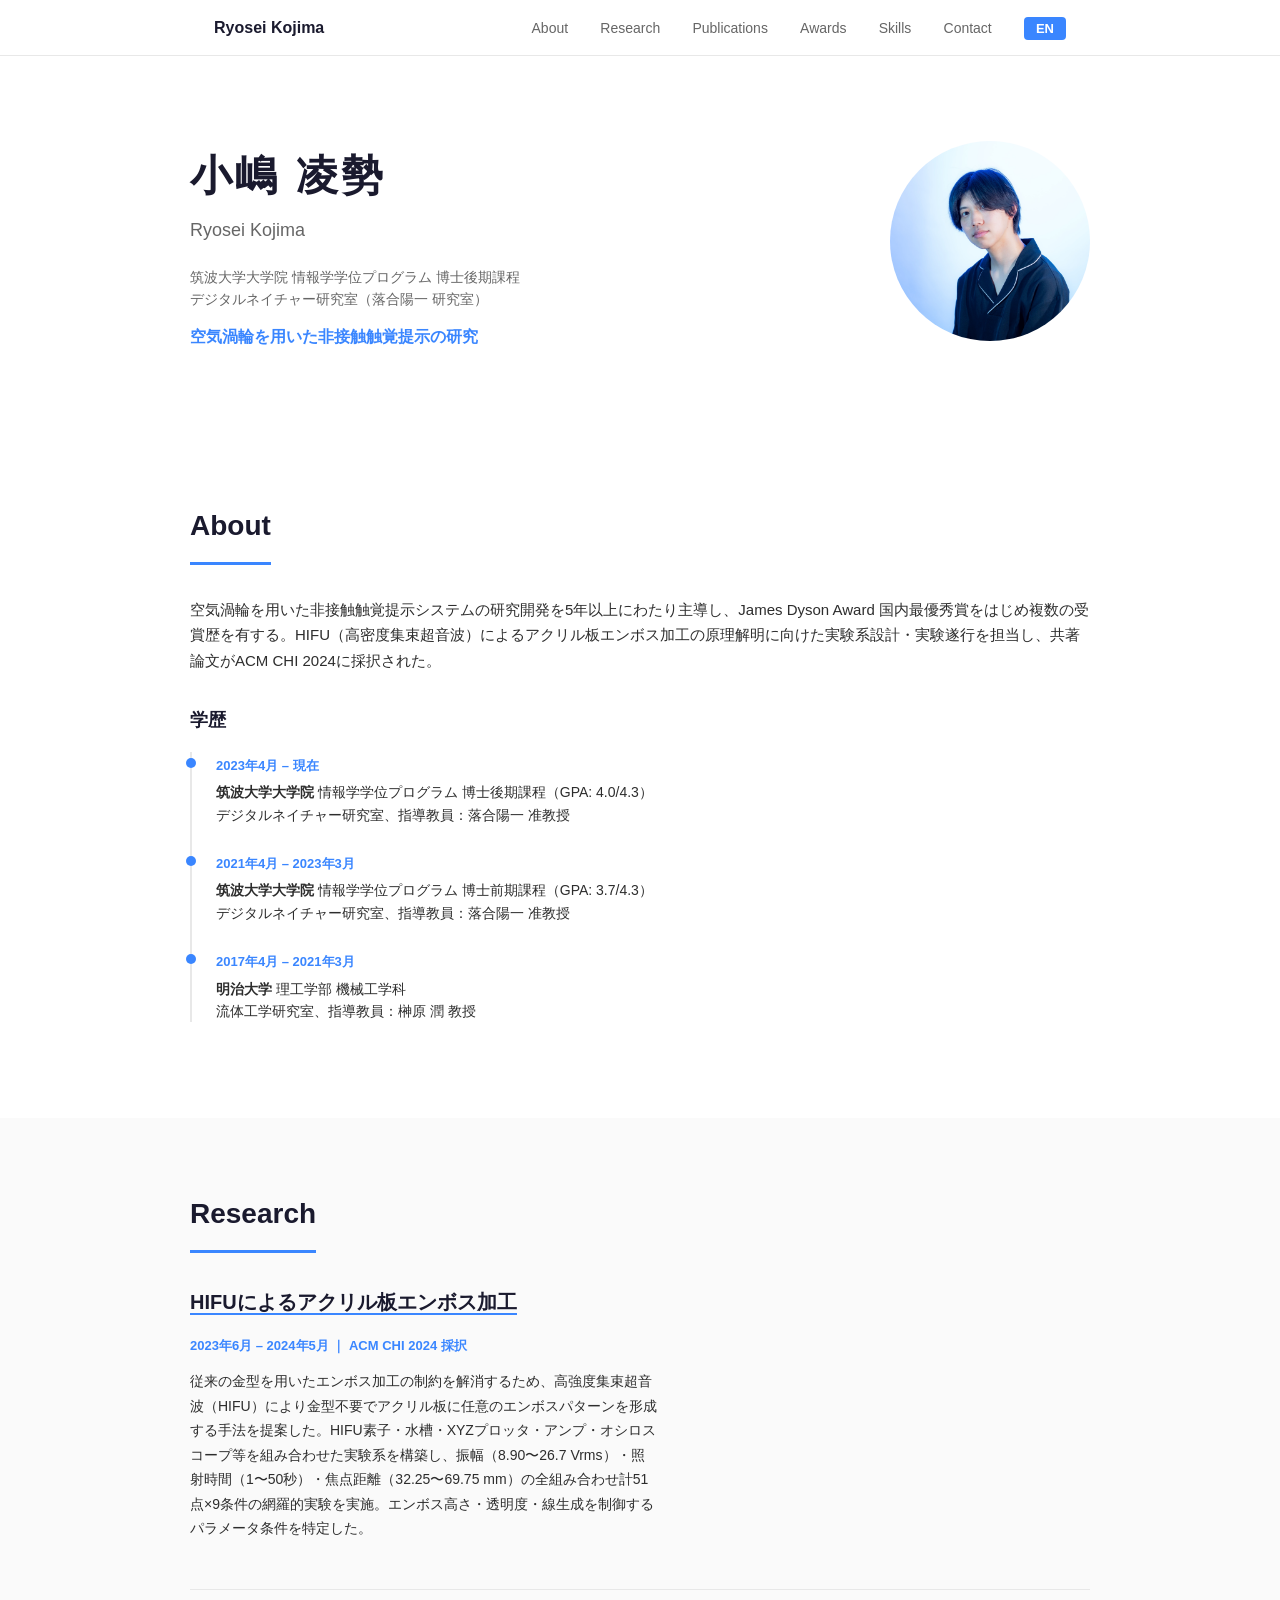
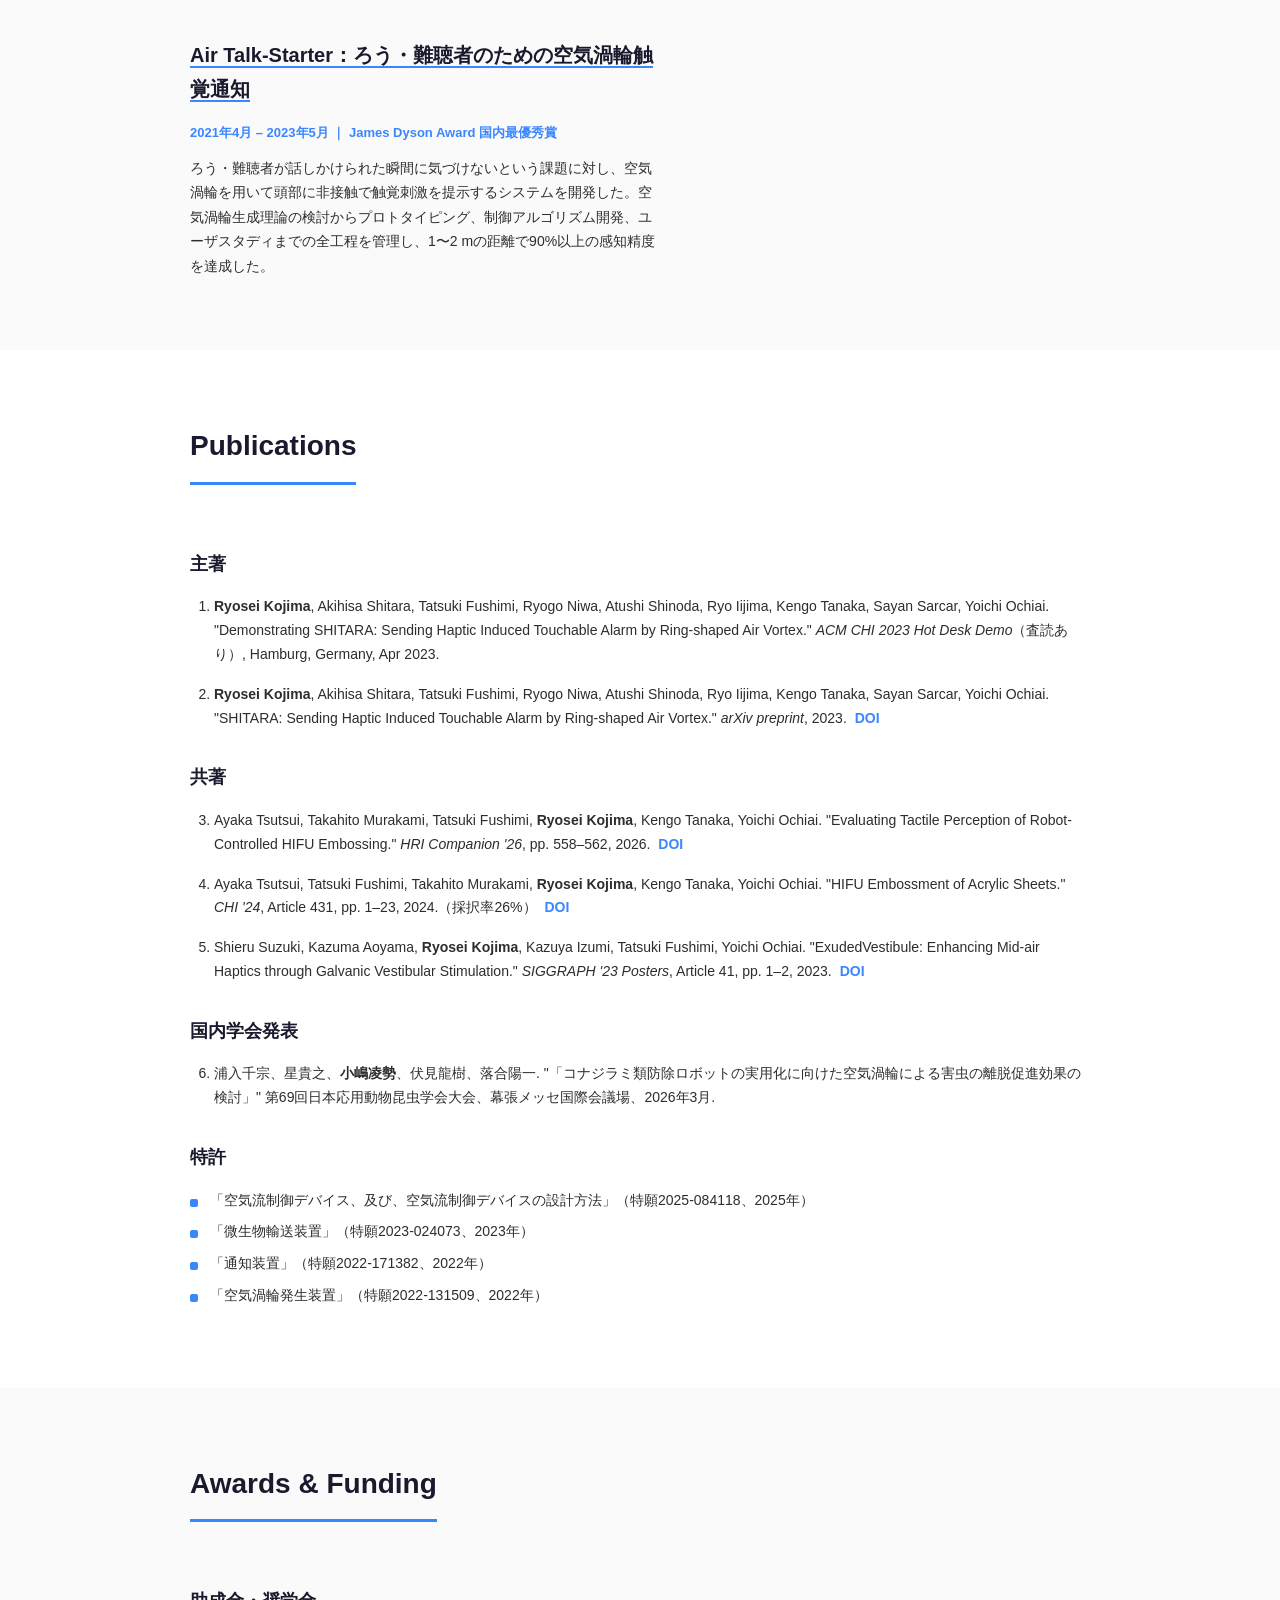
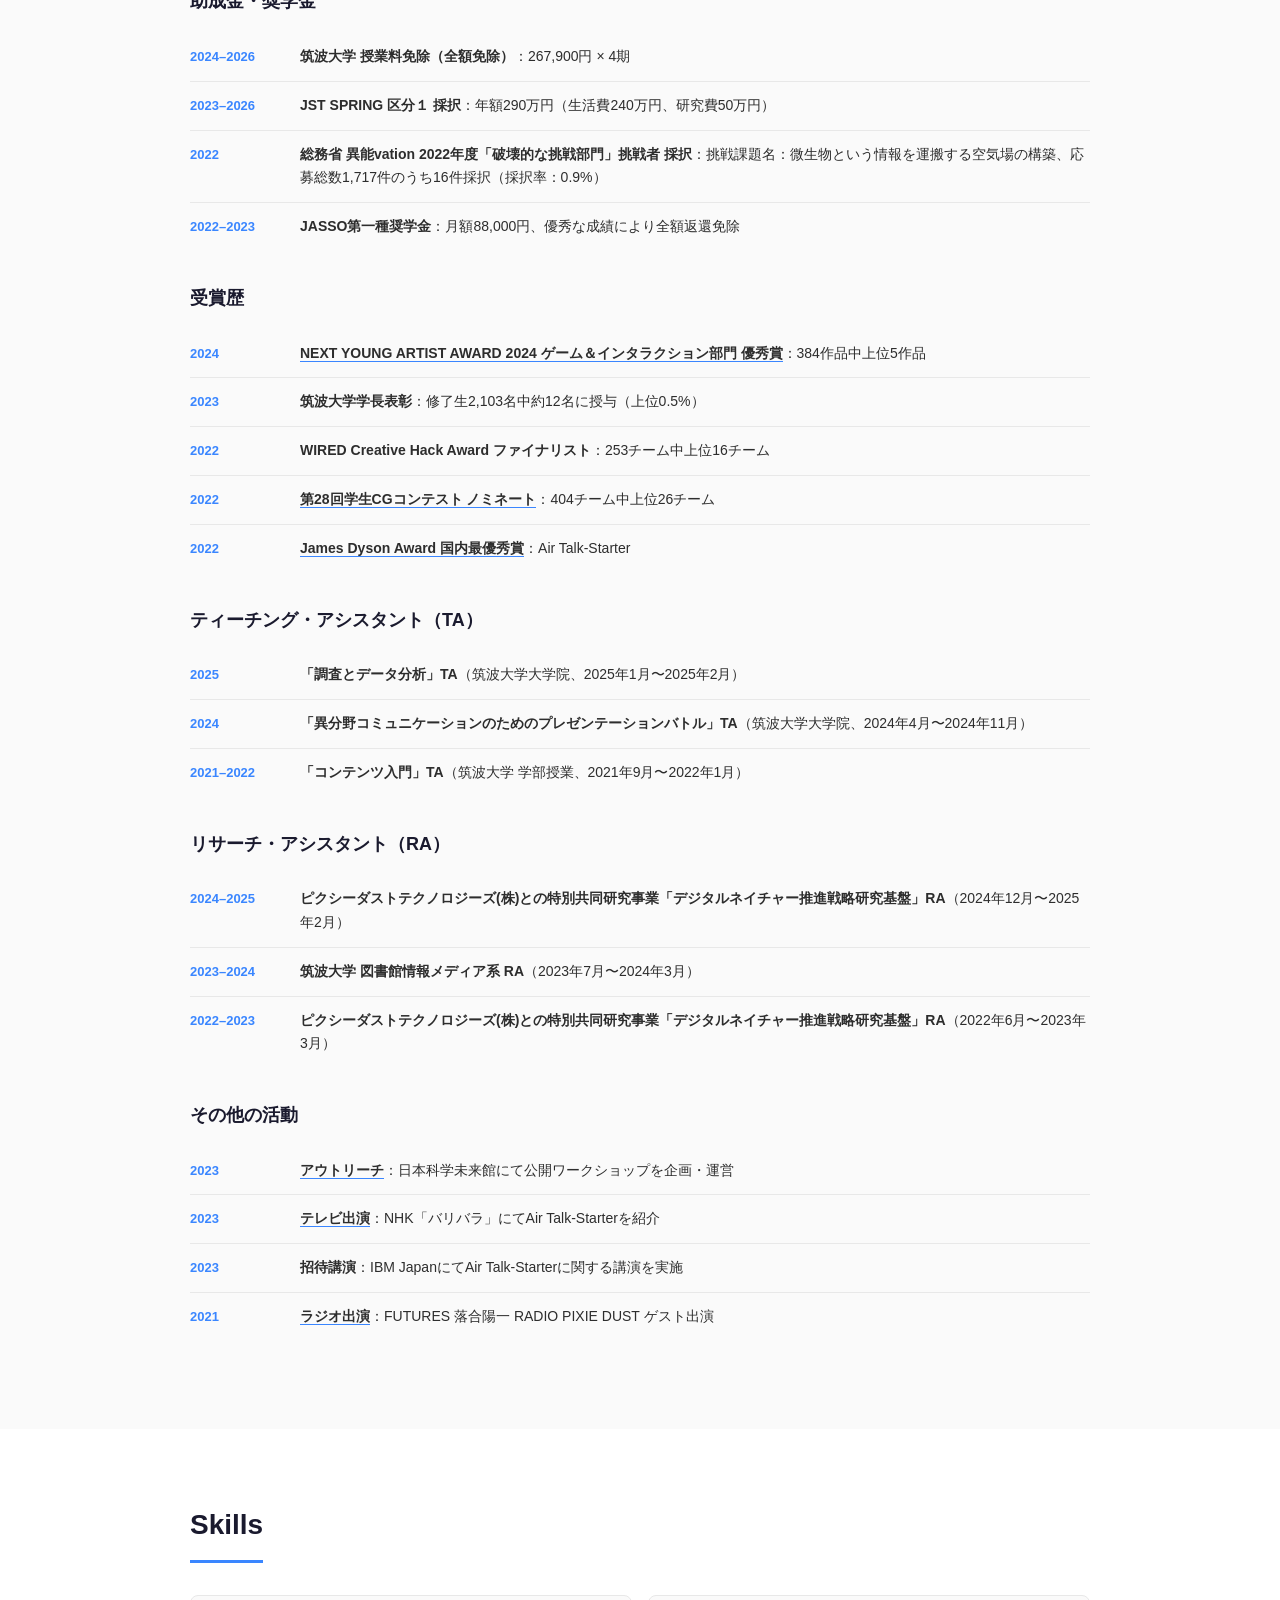
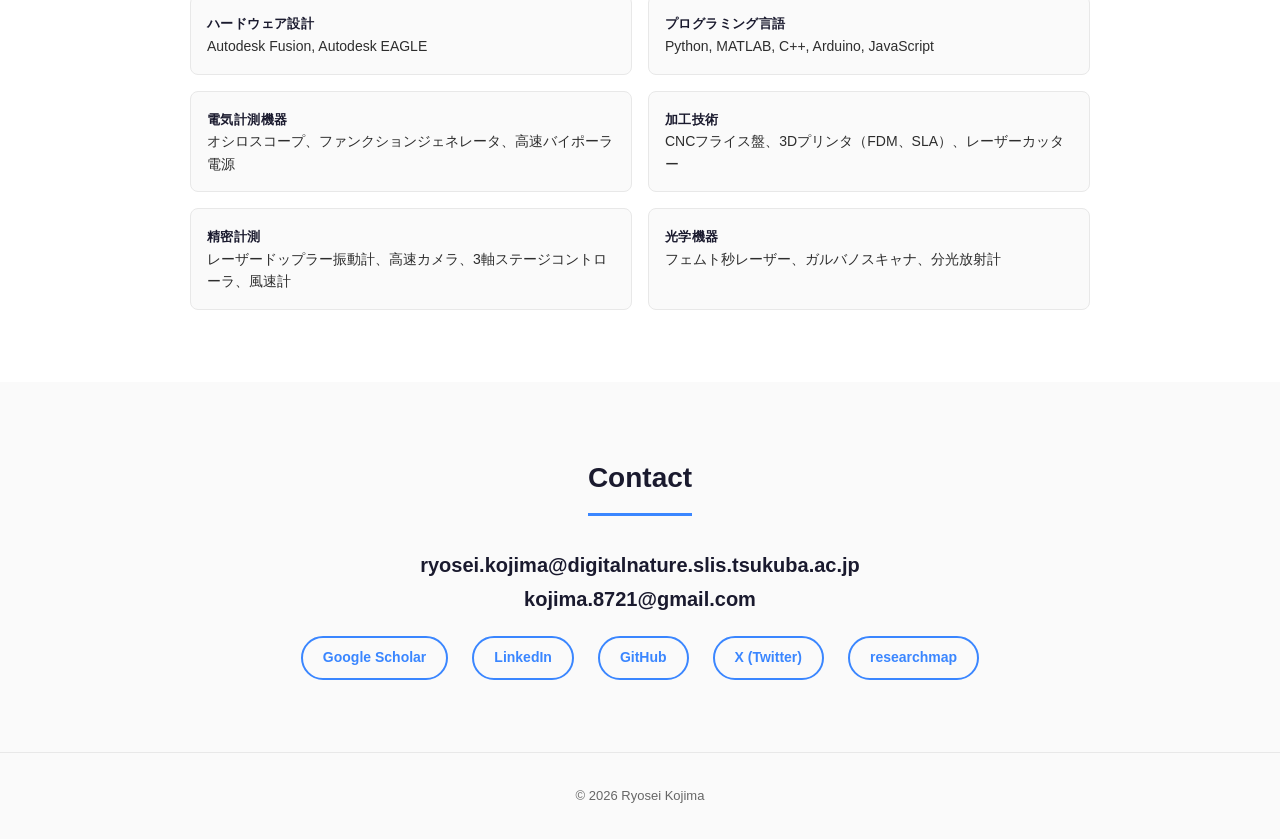
<file: index.html>
<!DOCTYPE html>
<html lang="ja">
<head>
    <meta charset="UTF-8">
    <meta name="viewport" content="width=device-width, initial-scale=1.0">
    <title>小嶋凌勢 | Ryosei Kojima</title>
    <link rel="icon" type="image/png" sizes="32x32" href="images/favicon-32x32.png">
    <link rel="icon" type="image/png" sizes="16x16" href="images/favicon-16x16.png">
    <link rel="apple-touch-icon" sizes="180x180" href="images/apple-touch-icon.png">
    <meta name="google-site-verification" content="CoIF8x__byUKqMQZeRmn90VtVzfde3Pv8VRZInxGdNc">
    <meta name="description" content="小嶋凌勢 - 筑波大学大学院 博士後期課程。空気渦輪を用いた非接触触覚提示の研究。James Dyson Award 国内最優秀賞受賞。">
    <!-- OGP -->
    <meta property="og:title" content="小嶋凌勢 | Ryosei Kojima">
    <meta property="og:description" content="筑波大学大学院 博士後期課程。空気渦輪を用いた非接触触覚提示の研究。James Dyson Award 国内最優秀賞受賞。">
    <meta property="og:type" content="website">
    <meta property="og:url" content="https://ryoseikojima.com/">
    <meta property="og:image" content="https://ryoseikojima.com/images/profile.jpg">
    <meta property="og:locale" content="ja_JP">
    <meta property="og:locale:alternate" content="en_US">
    <!-- Twitter Card -->
    <meta name="twitter:card" content="summary">
    <meta name="twitter:site" content="@RyoseiKojima">
    <meta name="twitter:title" content="小嶋凌勢 | Ryosei Kojima">
    <meta name="twitter:description" content="筑波大学大学院 博士後期課程。空気渦輪を用いた非接触触覚提示の研究。">
    <meta name="twitter:image" content="https://ryoseikojima.com/images/profile.jpg">
    <link rel="stylesheet" href="style.css">
    <!-- Google Analytics -->
    <script async src="https://www.googletagmanager.com/gtag/js?id=G-K6TK4R2X14"></script>
    <script>
    window.dataLayer = window.dataLayer || [];
    function gtag(){dataLayer.push(arguments);}
    gtag('js', new Date());
    gtag('config', 'G-K6TK4R2X14');
    </script>
</head>
<body>

<nav>
    <div class="nav-inner">
        <a href="#" class="nav-name">Ryosei Kojima</a>
        <div class="nav-links">
            <a href="#about">About</a>
            <a href="#research">Research</a>
            <a href="#publications">Publications</a>
            <a href="#awards">Awards</a>
            <a href="#skills">Skills</a>
            <a href="#contact">Contact</a>
            <a href="en/" class="lang-switch">EN</a>
        </div>
    </div>
</nav>

<header id="hero">
    <div class="hero-content">
        <div class="hero-text">
            <h1 id="profile-name"></h1>
            <p class="hero-en" id="profile-subname"></p>
            <p class="hero-affiliation" id="profile-affiliation"></p>
            <p class="hero-tagline" id="profile-tagline"></p>
        </div>
        <div class="hero-photo">
            <img id="profile-image" src="" alt="" class="profile-img">
        </div>
    </div>
</header>

<section id="about">
    <div class="container">
        <h2 id="section-about">About</h2>
        <p id="about-text"></p>
        <h3 id="section-education">学歴</h3>
        <div class="timeline" id="education-timeline"></div>
    </div>
</section>

<section id="research">
    <div class="container">
        <h2 id="section-research">Research</h2>
        <div id="research-list"></div>
    </div>
</section>

<section id="publications">
    <div class="container">
        <h2 id="section-publications">Publications</h2>
        <h3 id="h3-first"></h3>
        <ol class="pub-list" id="pub-first"></ol>
        <h3 id="h3-co"></h3>
        <ol class="pub-list" id="pub-co"></ol>
        <h3 id="h3-domestic"></h3>
        <ol class="pub-list" id="pub-domestic"></ol>
        <h3 id="h3-patents"></h3>
        <ul class="patent-list" id="patents-list"></ul>
    </div>
</section>

<section id="awards">
    <div class="container">
        <h2 id="section-awards">Awards &amp; Funding</h2>
        <h3 id="h3-funding"></h3>
        <div class="award-list" id="awards-funding"></div>
        <h3 id="h3-honors"></h3>
        <div class="award-list" id="awards-honors"></div>
        <h3 id="h3-ta"></h3>
        <div class="award-list" id="awards-ta"></div>
        <h3 id="h3-ra"></h3>
        <div class="award-list" id="awards-ra"></div>
        <h3 id="h3-other"></h3>
        <div class="award-list" id="awards-other"></div>
    </div>
</section>

<section id="skills">
    <div class="container">
        <h2 id="section-skills">Skills</h2>
        <div class="skills-grid" id="skills-grid"></div>
    </div>
</section>

<section id="contact">
    <div class="container">
        <h2 id="section-contact">Contact</h2>
        <p class="contact-email" id="email-display"></p>
        <div class="contact-links" id="contact-links"></div>
    </div>
</section>

<footer>
    <p id="footer-text"></p>
</footer>

<script>window.SITE_LANG = "ja";</script>
<script src="render.js"></script>
</body>
</html>
</file>
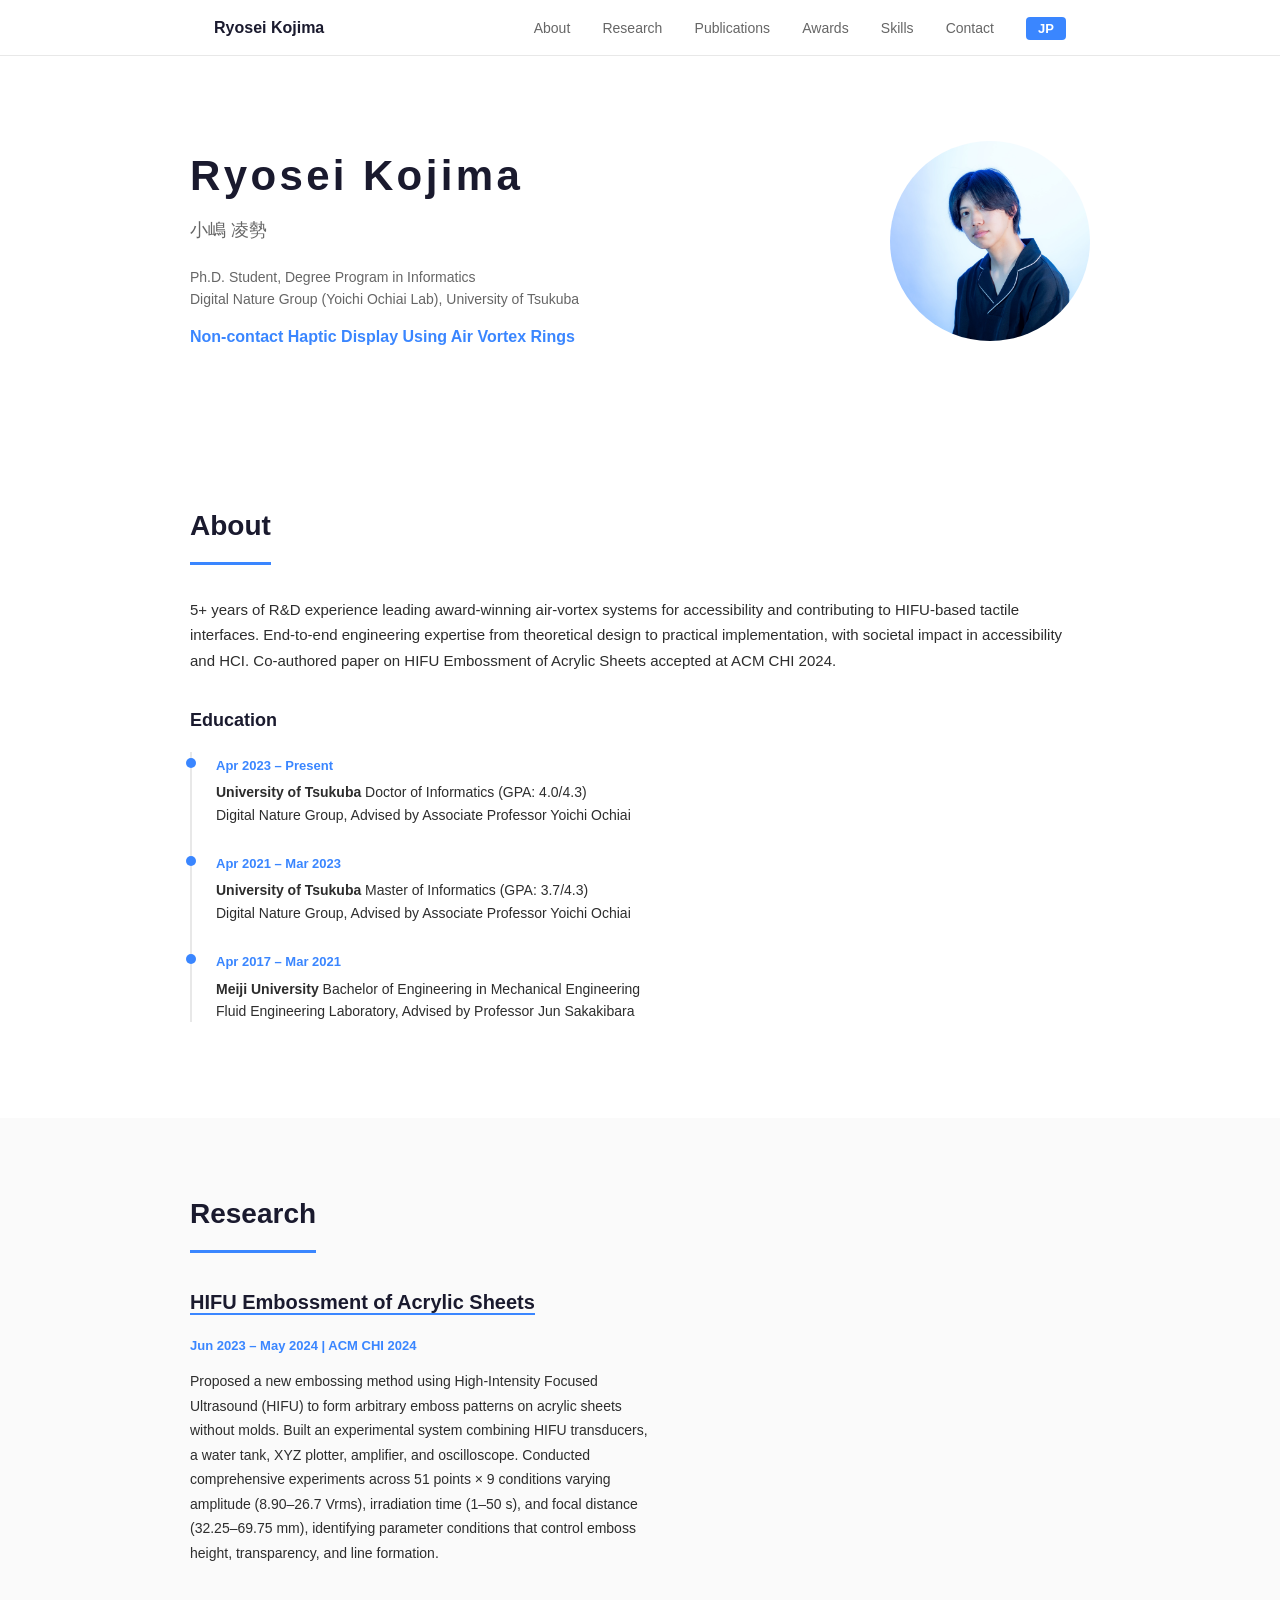
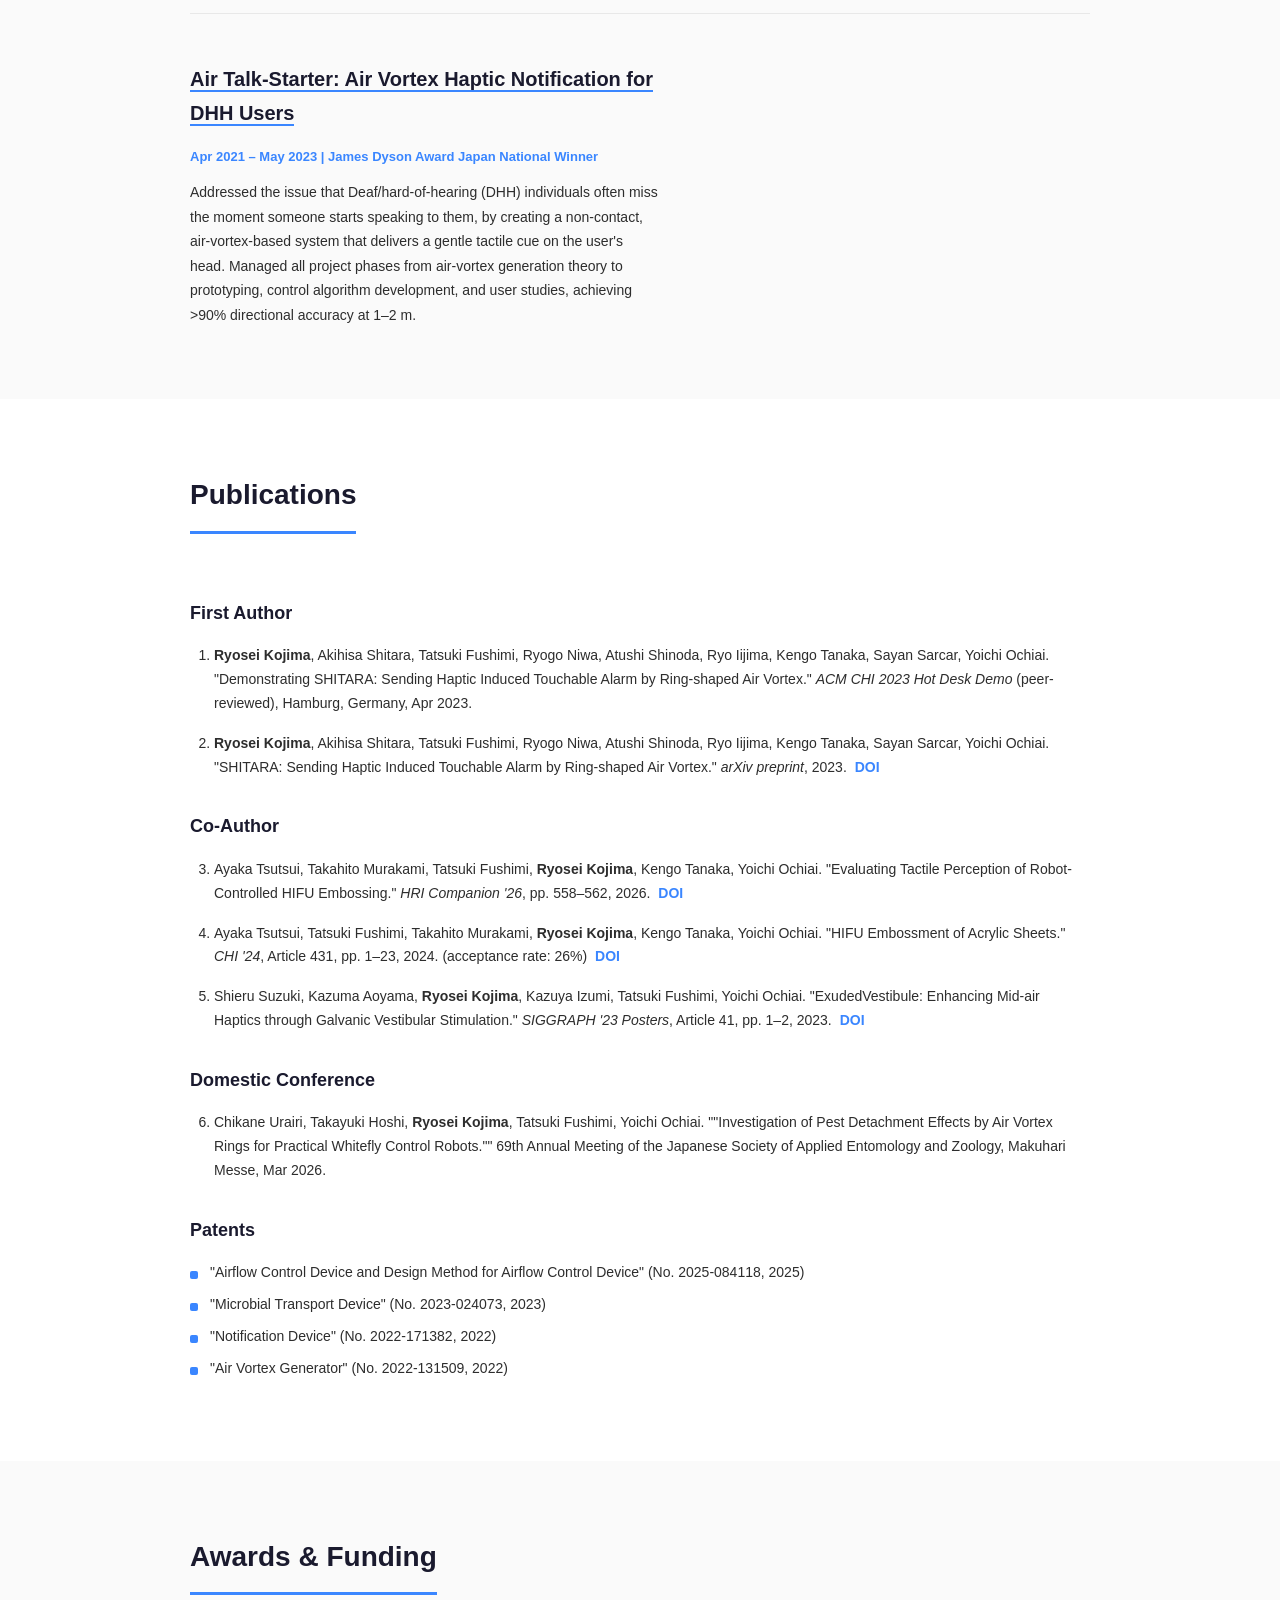
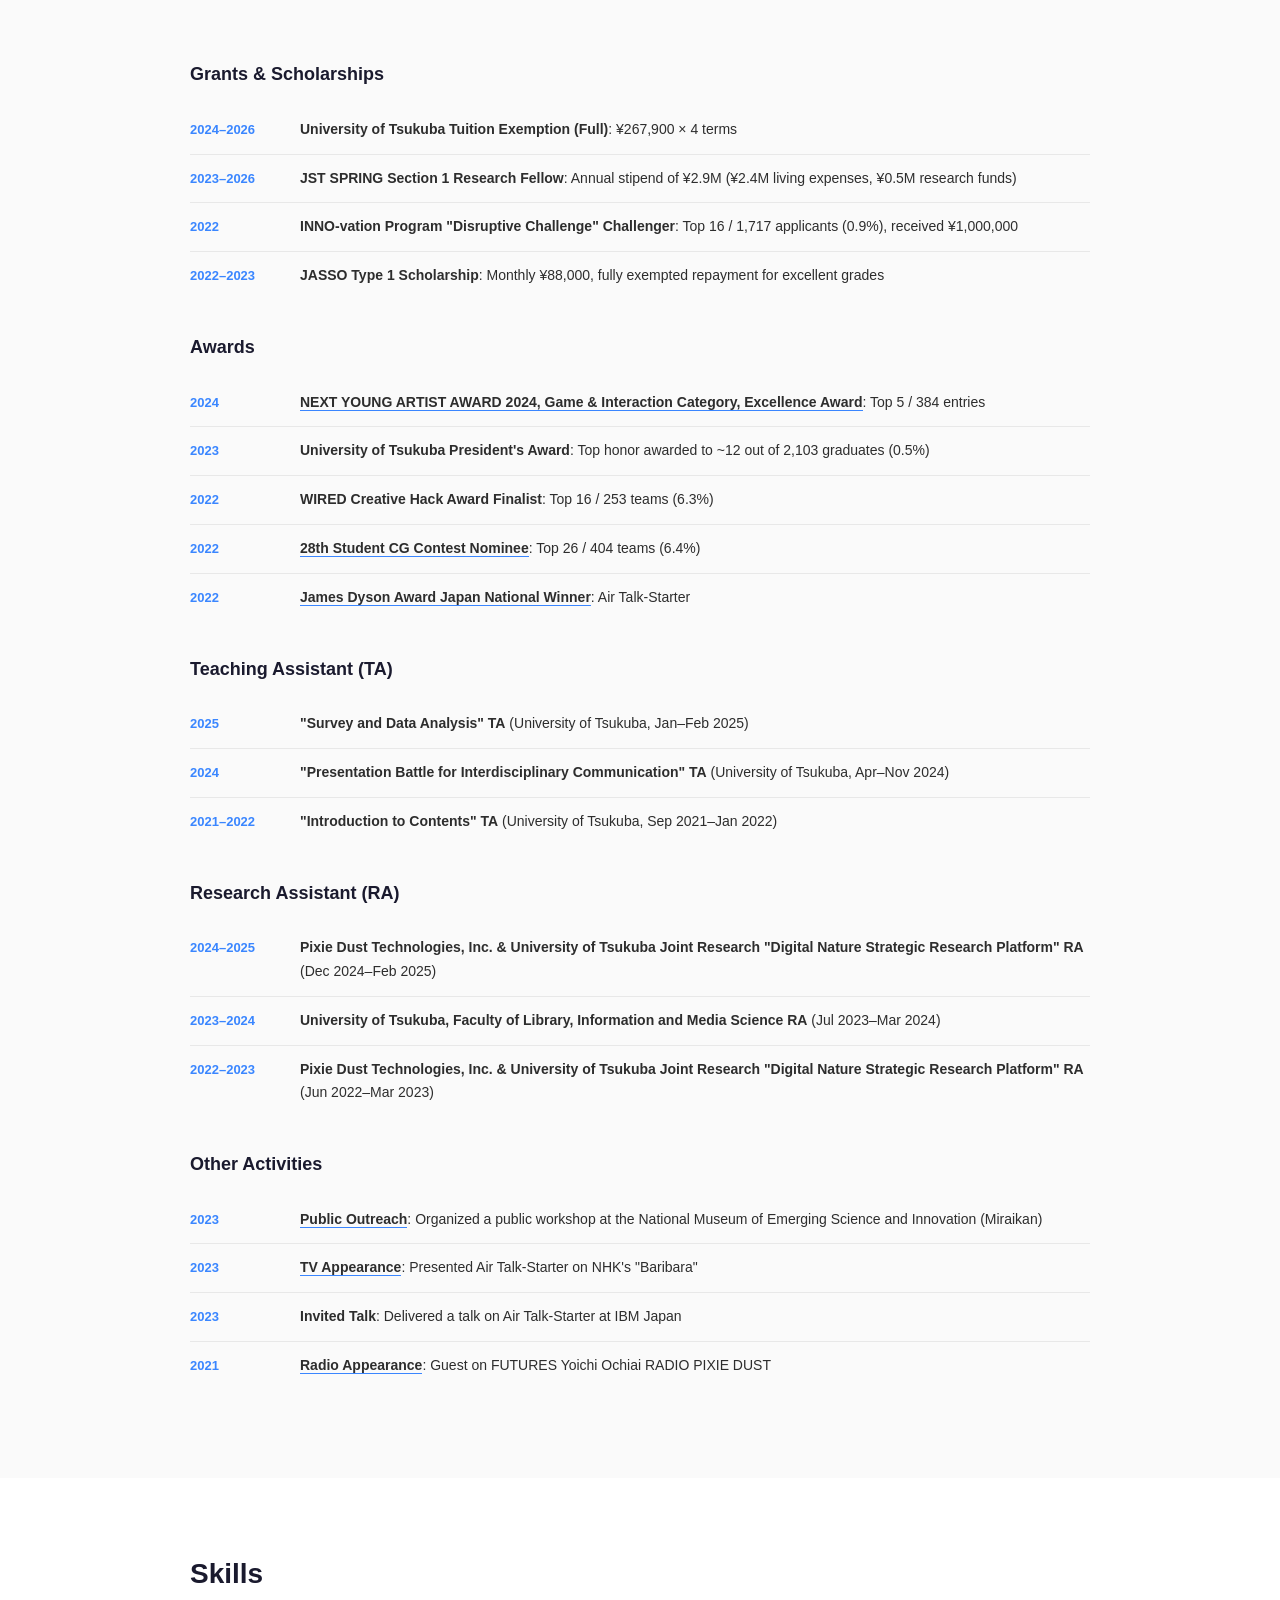
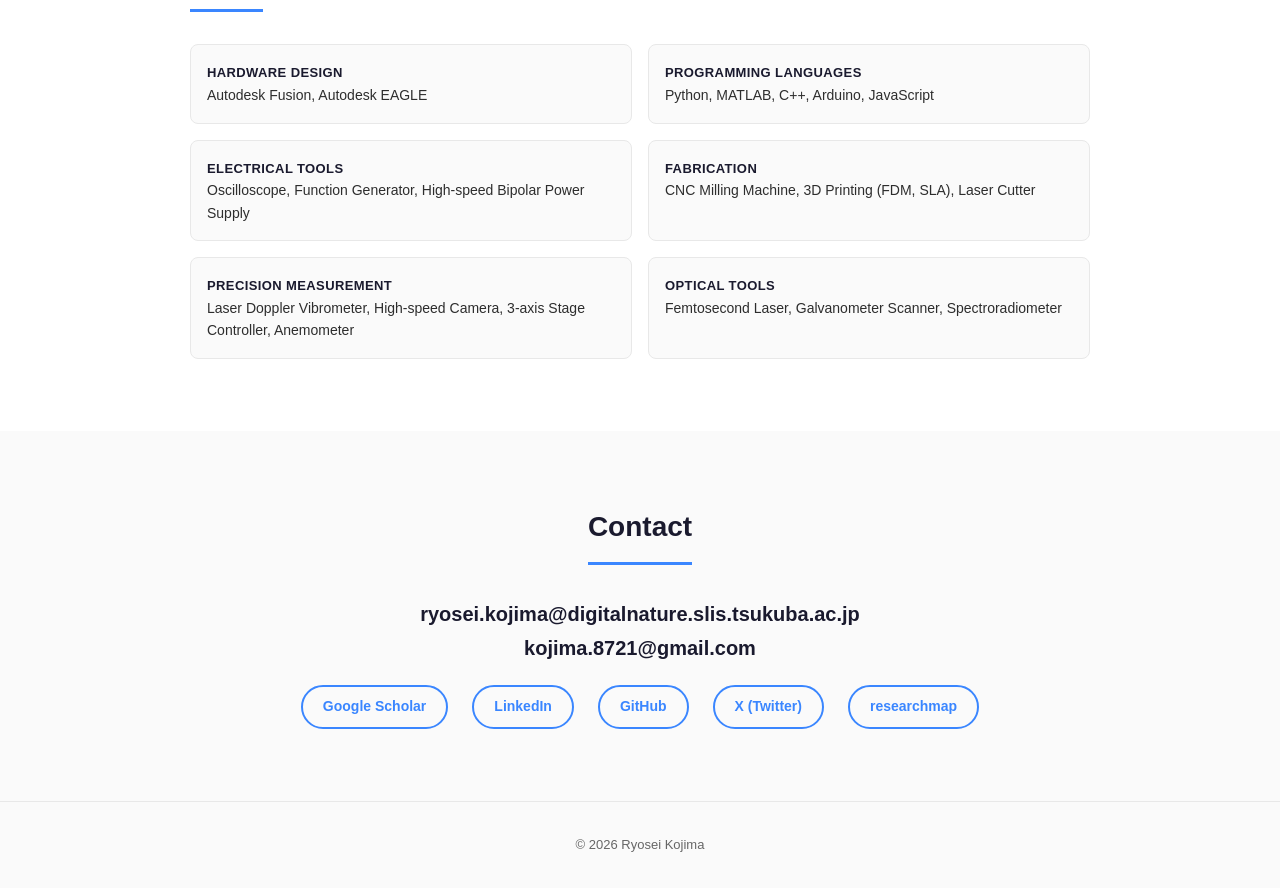
<file: en/index.html>
<!DOCTYPE html>
<html lang="en">
<head>
    <meta charset="UTF-8">
    <meta name="viewport" content="width=device-width, initial-scale=1.0">
    <title>Ryosei Kojima</title>
    <link rel="icon" type="image/png" sizes="32x32" href="../images/favicon-32x32.png">
    <link rel="icon" type="image/png" sizes="16x16" href="../images/favicon-16x16.png">
    <link rel="apple-touch-icon" sizes="180x180" href="../images/apple-touch-icon.png">
    <meta name="description" content="Ryosei Kojima - Ph.D. Student at University of Tsukuba. Research on non-contact haptic display using air vortex rings. James Dyson Award Japan National Winner.">
    <!-- OGP -->
    <meta property="og:title" content="Ryosei Kojima">
    <meta property="og:description" content="Ph.D. Student at University of Tsukuba. Research on non-contact haptic display using air vortex rings. James Dyson Award Japan National Winner.">
    <meta property="og:type" content="website">
    <meta property="og:url" content="https://ryoseikojima.com/en/">
    <meta property="og:image" content="https://ryoseikojima.com/images/profile.jpg">
    <meta property="og:locale" content="en_US">
    <meta property="og:locale:alternate" content="ja_JP">
    <!-- Twitter Card -->
    <meta name="twitter:card" content="summary">
    <meta name="twitter:site" content="@RyoseiKojima">
    <meta name="twitter:title" content="Ryosei Kojima">
    <meta name="twitter:description" content="Ph.D. Student at University of Tsukuba. Research on non-contact haptic display using air vortex rings.">
    <meta name="twitter:image" content="https://ryoseikojima.com/images/profile.jpg">
    <link rel="stylesheet" href="../style.css">
    <!-- Google Analytics -->
    <script async src="https://www.googletagmanager.com/gtag/js?id=G-K6TK4R2X14"></script>
    <script>
    window.dataLayer = window.dataLayer || [];
    function gtag(){dataLayer.push(arguments);}
    gtag('js', new Date());
    gtag('config', 'G-K6TK4R2X14');
    </script>
</head>
<body>

<nav>
    <div class="nav-inner">
        <a href="#" class="nav-name">Ryosei Kojima</a>
        <div class="nav-links">
            <a href="#about">About</a>
            <a href="#research">Research</a>
            <a href="#publications">Publications</a>
            <a href="#awards">Awards</a>
            <a href="#skills">Skills</a>
            <a href="#contact">Contact</a>
            <a href="../" class="lang-switch">JP</a>
        </div>
    </div>
</nav>

<header id="hero">
    <div class="hero-content">
        <div class="hero-text">
            <h1 id="profile-name"></h1>
            <p class="hero-en" id="profile-subname"></p>
            <p class="hero-affiliation" id="profile-affiliation"></p>
            <p class="hero-tagline" id="profile-tagline"></p>
        </div>
        <div class="hero-photo">
            <img id="profile-image" src="" alt="" class="profile-img">
        </div>
    </div>
</header>

<section id="about">
    <div class="container">
        <h2 id="section-about">About</h2>
        <p id="about-text"></p>
        <h3 id="section-education">Education</h3>
        <div class="timeline" id="education-timeline"></div>
    </div>
</section>

<section id="research">
    <div class="container">
        <h2 id="section-research">Research</h2>
        <div id="research-list"></div>
    </div>
</section>

<section id="publications">
    <div class="container">
        <h2 id="section-publications">Publications</h2>
        <h3 id="h3-first"></h3>
        <ol class="pub-list" id="pub-first"></ol>
        <h3 id="h3-co"></h3>
        <ol class="pub-list" id="pub-co"></ol>
        <h3 id="h3-domestic"></h3>
        <ol class="pub-list" id="pub-domestic"></ol>
        <h3 id="h3-patents"></h3>
        <ul class="patent-list" id="patents-list"></ul>
    </div>
</section>

<section id="awards">
    <div class="container">
        <h2 id="section-awards">Awards &amp; Funding</h2>
        <h3 id="h3-funding"></h3>
        <div class="award-list" id="awards-funding"></div>
        <h3 id="h3-honors"></h3>
        <div class="award-list" id="awards-honors"></div>
        <h3 id="h3-ta"></h3>
        <div class="award-list" id="awards-ta"></div>
        <h3 id="h3-ra"></h3>
        <div class="award-list" id="awards-ra"></div>
        <h3 id="h3-other"></h3>
        <div class="award-list" id="awards-other"></div>
    </div>
</section>

<section id="skills">
    <div class="container">
        <h2 id="section-skills">Skills</h2>
        <div class="skills-grid" id="skills-grid"></div>
    </div>
</section>

<section id="contact">
    <div class="container">
        <h2 id="section-contact">Contact</h2>
        <p class="contact-email" id="email-display"></p>
        <div class="contact-links" id="contact-links"></div>
    </div>
</section>

<footer>
    <p id="footer-text"></p>
</footer>

<script>
    window.SITE_LANG = "en";
    window.DATA_URL = "../data.json";
</script>
<script src="../render.js"></script>
</body>
</html>
</file>
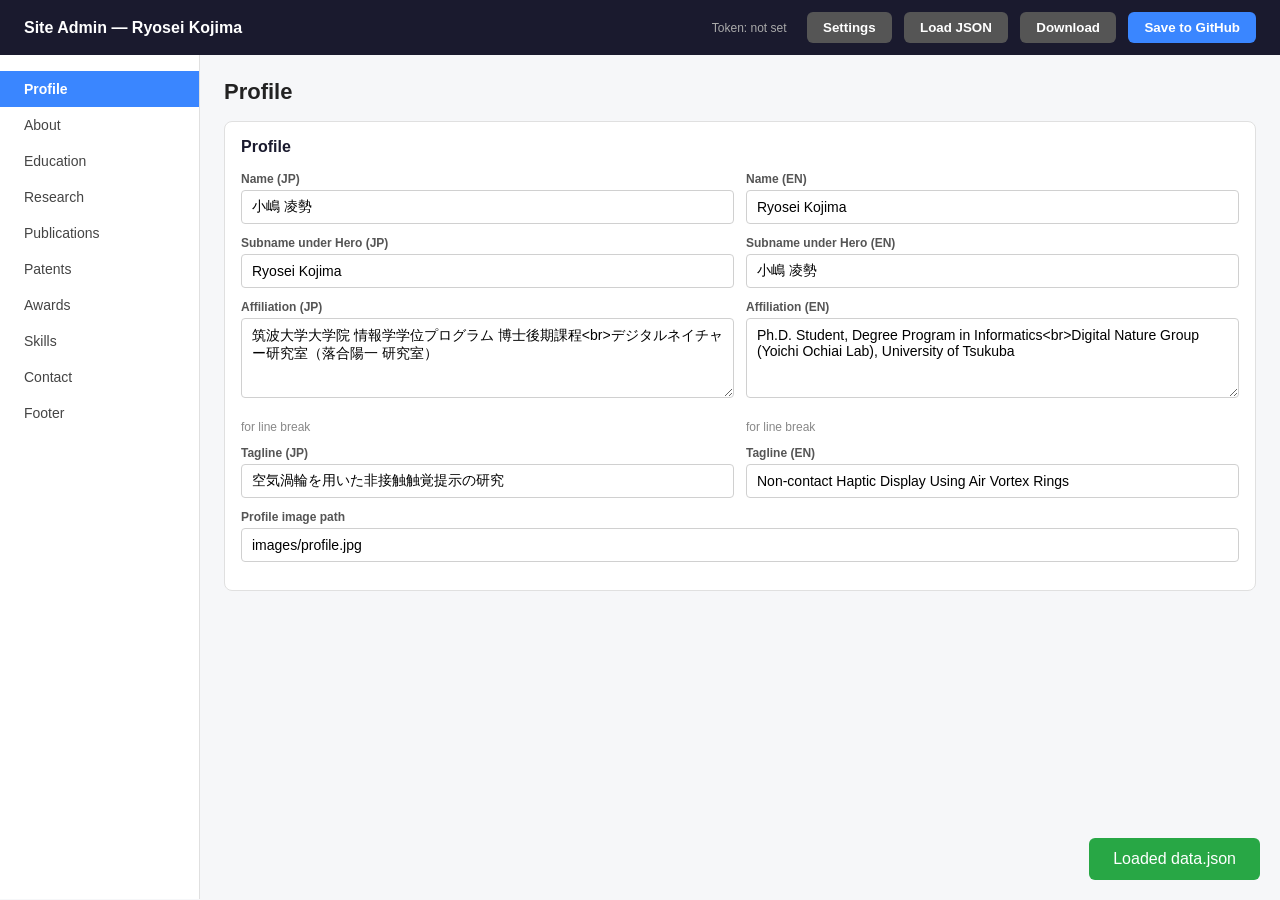
<file: admin.html>
<!DOCTYPE html>
<html lang="ja">
<head>
    <meta charset="UTF-8">
    <meta name="viewport" content="width=device-width, initial-scale=1.0">
    <title>Admin | Ryosei Kojima</title>
    <meta name="robots" content="noindex,nofollow">
    <style>
        * { box-sizing: border-box; }
        body {
            margin: 0;
            font-family: "Hiragino Sans", -apple-system, sans-serif;
            background: #f6f7f9;
            color: #222;
        }
        header.admin-bar {
            background: #1a1a2e;
            color: #fff;
            padding: 12px 24px;
            display: flex;
            justify-content: space-between;
            align-items: center;
            position: sticky;
            top: 0;
            z-index: 100;
        }
        header.admin-bar h1 { margin: 0; font-size: 16px; font-weight: 700; }
        .admin-bar-actions button {
            margin-left: 8px;
            padding: 8px 16px;
            border: none;
            border-radius: 6px;
            background: #3a86ff;
            color: #fff;
            font-weight: 600;
            cursor: pointer;
        }
        .admin-bar-actions button.secondary { background: #555; }
        .admin-bar-actions button:hover { opacity: 0.85; }
        .layout {
            display: grid;
            grid-template-columns: 200px 1fr;
            min-height: calc(100vh - 56px);
        }
        nav.tabs {
            background: #fff;
            border-right: 1px solid #e0e0e0;
            padding: 16px 0;
        }
        nav.tabs button {
            display: block;
            width: 100%;
            text-align: left;
            padding: 10px 24px;
            background: none;
            border: none;
            cursor: pointer;
            font-size: 14px;
            color: #444;
        }
        nav.tabs button.active {
            background: #3a86ff;
            color: #fff;
            font-weight: 600;
        }
        main {
            padding: 24px;
            overflow-x: auto;
        }
        .panel { display: none; }
        .panel.active { display: block; }
        .panel h2 { margin: 0 0 16px; font-size: 22px; }
        .field {
            margin-bottom: 12px;
        }
        .field label {
            display: block;
            font-size: 12px;
            color: #555;
            margin-bottom: 4px;
            font-weight: 600;
        }
        .field input, .field textarea {
            width: 100%;
            padding: 8px 10px;
            border: 1px solid #d0d0d0;
            border-radius: 4px;
            font-size: 14px;
            font-family: inherit;
        }
        .field textarea { min-height: 80px; resize: vertical; }
        .row {
            display: grid;
            grid-template-columns: 1fr 1fr;
            gap: 12px;
        }
        .card {
            background: #fff;
            border: 1px solid #e0e0e0;
            border-radius: 8px;
            padding: 16px;
            margin-bottom: 12px;
        }
        .card-header {
            display: flex;
            justify-content: space-between;
            align-items: center;
            margin-bottom: 8px;
            padding-bottom: 8px;
            border-bottom: 1px solid #eee;
        }
        .card-header strong { font-size: 13px; color: #666; }
        .card-actions button {
            margin-left: 4px;
            padding: 4px 8px;
            border: 1px solid #ccc;
            background: #fff;
            border-radius: 4px;
            cursor: pointer;
            font-size: 12px;
        }
        .card-actions .delete { color: #c00; border-color: #c00; }
        .add-btn {
            padding: 10px 20px;
            background: #28a745;
            color: #fff;
            border: none;
            border-radius: 6px;
            cursor: pointer;
            font-weight: 600;
            margin-bottom: 16px;
        }
        .group {
            background: #fff;
            border: 1px solid #e0e0e0;
            border-radius: 8px;
            padding: 16px;
            margin-bottom: 16px;
        }
        .group h3 { margin-top: 0; font-size: 16px; color: #1a1a2e; }
        .help {
            font-size: 12px;
            color: #888;
            margin-top: 4px;
        }
        .toast {
            position: fixed;
            bottom: 20px;
            right: 20px;
            background: #28a745;
            color: #fff;
            padding: 12px 24px;
            border-radius: 6px;
            opacity: 0;
            transition: opacity 0.3s;
            z-index: 1000;
            max-width: 480px;
        }
        .toast.show { opacity: 1; }
        .toast.error { background: #c0392b; }
        .modal-bg {
            position: fixed;
            inset: 0;
            background: rgba(0,0,0,0.5);
            display: none;
            align-items: center;
            justify-content: center;
            z-index: 200;
        }
        .modal-bg.show { display: flex; }
        .modal {
            background: #fff;
            padding: 24px;
            border-radius: 8px;
            max-width: 540px;
            width: 90%;
            max-height: 90vh;
            overflow-y: auto;
        }
        .modal h2 { margin: 0 0 12px; font-size: 18px; }
        .modal p { font-size: 14px; line-height: 1.6; color: #444; }
        .modal a { color: #3a86ff; }
        .modal-actions { margin-top: 16px; display: flex; justify-content: flex-end; gap: 8px; }
        .modal-actions button {
            padding: 8px 16px;
            border: none;
            border-radius: 6px;
            cursor: pointer;
            font-weight: 600;
        }
        .modal-actions .primary { background: #3a86ff; color: #fff; }
        .modal-actions .danger { background: #c0392b; color: #fff; }
        .modal-actions .secondary { background: #ddd; color: #333; }
        .token-status { font-size: 12px; color: #aaa; margin-right: 8px; }
        .token-status.ok { color: #80ff80; }
    </style>
</head>
<body>

<header class="admin-bar">
    <h1>Site Admin — Ryosei Kojima</h1>
    <div class="admin-bar-actions">
        <span class="token-status" id="token-status">Token: not set</span>
        <input type="file" id="file-input" accept=".json" style="display:none">
        <button class="secondary" onclick="openTokenModal()">Settings</button>
        <button class="secondary" onclick="document.getElementById('file-input').click()">Load JSON</button>
        <button class="secondary" onclick="downloadJSON()">Download</button>
        <button onclick="saveToGitHub()">Save to GitHub</button>
    </div>
</header>

<div class="layout">
    <nav class="tabs" id="tabs"></nav>
    <main>
        <div id="panels"></div>
    </main>
</div>

<div class="toast" id="toast"></div>

<div class="modal-bg" id="token-modal">
    <div class="modal">
        <h2>GitHub Token Settings</h2>
        <p>
            Adminから直接GitHubにcommitするには、Personal Access Token (PAT) が必要です。
            Tokenはこのブラウザの localStorage にのみ保存され、GitHub以外には送信されません。
        </p>
        <p>
            <strong>Token作成手順 (Fine-grained, 推奨):</strong><br>
            1. <a href="https://github.com/settings/personal-access-tokens/new" target="_blank">Fine-grained PAT作成ページ</a> を開く<br>
            2. <em>Repository access</em> → <strong>Only select repositories</strong> → <code>ryoseikojima.github.io</code> を選択<br>
            3. <em>Repository permissions</em> → <strong>Contents</strong> を <strong>Read and write</strong> に設定<br>
            4. Generate → 表示されたtoken (<code>github_pat_...</code>) をコピー → 下に貼り付け
        </p>
        <div class="field">
            <label>Personal Access Token</label>
            <input type="password" id="token-input" placeholder="github_pat_... or ghp_...">
            <div class="help">入力後 Save。Clearで削除。</div>
        </div>
        <div class="modal-actions">
            <button class="danger" onclick="clearToken()">Clear</button>
            <button class="secondary" onclick="closeTokenModal()">Cancel</button>
            <button class="primary" onclick="saveTokenFromModal()">Save</button>
        </div>
    </div>
</div>

<script>
let data = {};

// ===== GitHub commit =====
const REPO_OWNER = "ryoseikojima";
const REPO_NAME = "ryoseikojima.github.io";
const FILE_PATH = "data.json";
const BRANCH = "main";
const TOKEN_KEY = "gh_pat";
const DRAFT_KEY = "admin_draft";

function getToken() { return localStorage.getItem(TOKEN_KEY) || ""; }
function setToken(t) {
    if (t) localStorage.setItem(TOKEN_KEY, t);
    else localStorage.removeItem(TOKEN_KEY);
    updateTokenStatus();
}
function updateTokenStatus() {
    const el = document.getElementById("token-status");
    const t = getToken();
    if (t) {
        el.textContent = "Token: " + t.slice(0, 8) + "…" + t.slice(-4);
        el.classList.add("ok");
    } else {
        el.textContent = "Token: not set";
        el.classList.remove("ok");
    }
}
function openTokenModal() {
    document.getElementById("token-input").value = getToken();
    document.getElementById("token-modal").classList.add("show");
}
function closeTokenModal() {
    document.getElementById("token-modal").classList.remove("show");
}
function saveTokenFromModal() {
    const v = document.getElementById("token-input").value.trim();
    setToken(v);
    closeTokenModal();
    toast(v ? "Token saved" : "Token cleared");
}
function clearToken() {
    if (!confirm("Clear stored token?")) return;
    setToken("");
    document.getElementById("token-input").value = "";
    toast("Token cleared");
}

async function ghGetSha() {
    const r = await fetch(
        `https://api.github.com/repos/${REPO_OWNER}/${REPO_NAME}/contents/${FILE_PATH}?ref=${BRANCH}`,
        { headers: { Authorization: `Bearer ${getToken()}`, Accept: "application/vnd.github+json" } }
    );
    if (!r.ok) throw new Error(`GET sha ${r.status}: ${(await r.text()).slice(0,200)}`);
    return (await r.json()).sha;
}

async function ghCommit(content, message) {
    const sha = await ghGetSha();
    const b64 = btoa(unescape(encodeURIComponent(content)));
    const r = await fetch(
        `https://api.github.com/repos/${REPO_OWNER}/${REPO_NAME}/contents/${FILE_PATH}`,
        {
            method: "PUT",
            headers: {
                Authorization: `Bearer ${getToken()}`,
                Accept: "application/vnd.github+json",
                "Content-Type": "application/json"
            },
            body: JSON.stringify({ message, content: b64, sha, branch: BRANCH })
        }
    );
    if (!r.ok) throw new Error(`PUT ${r.status}: ${(await r.text()).slice(0,200)}`);
    return await r.json();
}

async function saveToGitHub() {
    if (!getToken()) {
        alert("GitHub Tokenが未設定です。「Settings」から設定してください。");
        openTokenModal();
        return;
    }
    const message = prompt("Commit message:", "Update site content via admin");
    if (message === null) return;
    try {
        toast("Committing to GitHub…");
        const result = await ghCommit(JSON.stringify(data, null, 2), message || "Update via admin");
        localStorage.removeItem(DRAFT_KEY);
        toast("✓ Committed " + result.commit.sha.slice(0, 7) + " — site will rebuild in ~1min");
    } catch (err) {
        console.error(err);
        toast("Save failed: " + err.message, true);
    }
}

// ===== Draft auto-save =====
let saveTimer = null;
function saveDraft() {
    clearTimeout(saveTimer);
    saveTimer = setTimeout(() => {
        try { localStorage.setItem(DRAFT_KEY, JSON.stringify(data)); } catch(e) {}
    }, 500);
}
window.addEventListener("input", saveDraft);
window.addEventListener("click", e => { if (e.target.tagName === "BUTTON") saveDraft(); });

const sections = [
    { id: "profile", label: "Profile" },
    { id: "about", label: "About" },
    { id: "education", label: "Education" },
    { id: "research", label: "Research" },
    { id: "publications", label: "Publications" },
    { id: "patents", label: "Patents" },
    { id: "awards", label: "Awards" },
    { id: "skills", label: "Skills" },
    { id: "contact", label: "Contact" },
    { id: "footer", label: "Footer" },
];

function toast(msg, error) {
    const t = document.getElementById("toast");
    t.textContent = msg;
    t.classList.toggle("error", !!error);
    t.classList.add("show");
    setTimeout(() => t.classList.remove("show"), error ? 5000 : 2400);
}

function downloadJSON() {
    const blob = new Blob([JSON.stringify(data, null, 2)], { type: "application/json" });
    const url = URL.createObjectURL(blob);
    const a = document.createElement("a");
    a.href = url;
    a.download = "data.json";
    a.click();
    URL.revokeObjectURL(url);
    toast("data.json downloaded");
}

document.getElementById("file-input").addEventListener("change", function (e) {
    const file = e.target.files[0];
    if (!file) return;
    const reader = new FileReader();
    reader.onload = function () {
        data = JSON.parse(reader.result);
        renderAll();
        toast("Loaded " + file.name);
    };
    reader.readAsText(file);
});

function field(label, value, oninput, opts = {}) {
    const id = "f_" + Math.random().toString(36).slice(2, 9);
    const tag = opts.textarea ? "textarea" : "input";
    const f = document.createElement("div");
    f.className = "field";
    const help = opts.help ? `<div class="help">${opts.help}</div>` : "";
    f.innerHTML = `<label for="${id}">${label}</label><${tag} id="${id}" ${tag === "input" ? `value="${escapeAttr(value || "")}"` : ""}>${tag === "textarea" ? escapeHtml(value || "") : ""}</${tag}>${help}`;
    f.querySelector("#" + id).addEventListener("input", e => oninput(e.target.value));
    return f;
}

function escapeAttr(s) { return String(s).replace(/"/g, "&quot;"); }
function escapeHtml(s) { return String(s).replace(/&/g, "&amp;").replace(/</g, "&lt;").replace(/>/g, "&gt;"); }

function row(...fields) {
    const r = document.createElement("div");
    r.className = "row";
    fields.forEach(f => r.appendChild(f));
    return r;
}

function card(title, contentEl, actions) {
    const c = document.createElement("div");
    c.className = "card";
    const h = document.createElement("div");
    h.className = "card-header";
    h.innerHTML = `<strong>${title}</strong><div class="card-actions"></div>`;
    const a = h.querySelector(".card-actions");
    actions.forEach(act => {
        const btn = document.createElement("button");
        btn.textContent = act.label;
        if (act.danger) btn.className = "delete";
        btn.onclick = act.fn;
        a.appendChild(btn);
    });
    c.appendChild(h);
    c.appendChild(contentEl);
    return c;
}

function listEditor(list, renderItem, makeNew, refreshAll) {
    const container = document.createElement("div");
    function refresh() {
        container.innerHTML = "";
        list.forEach((item, i) => {
            const inner = document.createElement("div");
            renderItem(item, i, inner);
            const actions = [
                { label: "↑", fn: () => { if (i > 0) { [list[i-1], list[i]] = [list[i], list[i-1]]; refresh(); } } },
                { label: "↓", fn: () => { if (i < list.length - 1) { [list[i], list[i+1]] = [list[i+1], list[i]]; refresh(); } } },
                { label: "Delete", danger: true, fn: () => { if (confirm("Delete this entry?")) { list.splice(i, 1); refresh(); } } },
            ];
            container.appendChild(card(`#${i + 1}`, inner, actions));
        });
        const addBtn = document.createElement("button");
        addBtn.className = "add-btn";
        addBtn.textContent = "+ Add new";
        addBtn.onclick = () => { list.push(makeNew()); refresh(); };
        container.appendChild(addBtn);
    }
    refresh();
    return container;
}

// === Panel renderers ===

function renderProfile() {
    const p = data.profile;
    const el = document.createElement("div");
    const g = document.createElement("div");
    g.className = "group";
    g.innerHTML = "<h3>Profile</h3>";
    g.appendChild(row(
        field("Name (JP)", p.name_ja, v => p.name_ja = v),
        field("Name (EN)", p.name_en, v => p.name_en = v),
    ));
    g.appendChild(row(
        field("Subname under Hero (JP)", p.subname_ja, v => p.subname_ja = v),
        field("Subname under Hero (EN)", p.subname_en, v => p.subname_en = v),
    ));
    g.appendChild(row(
        field("Affiliation (JP)", p.affiliation_ja, v => p.affiliation_ja = v, { textarea: true, help: "<br> for line break" }),
        field("Affiliation (EN)", p.affiliation_en, v => p.affiliation_en = v, { textarea: true, help: "<br> for line break" }),
    ));
    g.appendChild(row(
        field("Tagline (JP)", p.tagline_ja, v => p.tagline_ja = v),
        field("Tagline (EN)", p.tagline_en, v => p.tagline_en = v),
    ));
    g.appendChild(field("Profile image path", p.image, v => p.image = v));
    el.appendChild(g);
    return el;
}

function renderAboutPanel() {
    const el = document.createElement("div");
    const g = document.createElement("div");
    g.className = "group";
    g.innerHTML = "<h3>About</h3>";
    g.appendChild(field("About (JP)", data.about_ja, v => data.about_ja = v, { textarea: true }));
    g.appendChild(field("About (EN)", data.about_en, v => data.about_en = v, { textarea: true }));
    el.appendChild(g);
    return el;
}

function renderEducation() {
    return listEditor(data.education,
        (item, i, inner) => {
            inner.appendChild(row(
                field("Date (JP)", item.date_ja, v => item.date_ja = v),
                field("Date (EN)", item.date_en, v => item.date_en = v),
            ));
            inner.appendChild(row(
                field("Content (JP) — HTML allowed", item.content_ja, v => item.content_ja = v, { textarea: true }),
                field("Content (EN) — HTML allowed", item.content_en, v => item.content_en = v, { textarea: true }),
            ));
        },
        () => ({ date_ja: "", date_en: "", content_ja: "", content_en: "" })
    );
}

function renderResearch() {
    return listEditor(data.research_projects,
        (item, i, inner) => {
            inner.appendChild(row(
                field("Title (JP)", item.title_ja, v => item.title_ja = v),
                field("Title (EN)", item.title_en, v => item.title_en = v),
            ));
            inner.appendChild(field("URL", item.url, v => item.url = v));
            inner.appendChild(row(
                field("Meta (JP)", item.meta_ja, v => item.meta_ja = v),
                field("Meta (EN)", item.meta_en, v => item.meta_en = v),
            ));
            inner.appendChild(row(
                field("Description (JP)", item.description_ja, v => item.description_ja = v, { textarea: true }),
                field("Description (EN)", item.description_en, v => item.description_en = v, { textarea: true }),
            ));
            inner.appendChild(field("YouTube video ID", item.video_id, v => item.video_id = v, { help: "e.g., v1Ds2sIvUqw" }));
        },
        () => ({ title_ja: "", title_en: "", url: "", meta_ja: "", meta_en: "", description_ja: "", description_en: "", video_id: "" })
    );
}

function renderPubGroup(label, listName) {
    const wrap = document.createElement("div");
    wrap.className = "group";
    wrap.innerHTML = `<h3>${label}</h3>`;
    wrap.appendChild(listEditor(data.publications[listName],
        (item, i, inner) => {
            inner.appendChild(row(
                field("Authors (JP) — wrap your name in **...**", item.authors_ja, v => item.authors_ja = v, { textarea: true }),
                field("Authors (EN) — wrap your name in **...**", item.authors_en, v => item.authors_en = v, { textarea: true }),
            ));
            if (listName === "domestic") {
                inner.appendChild(row(
                    field("Title (JP)", item.title_ja, v => item.title_ja = v, { textarea: true }),
                    field("Title (EN)", item.title_en, v => item.title_en = v, { textarea: true }),
                ));
            } else {
                inner.appendChild(field("Title", item.title, v => item.title = v, { textarea: true }));
            }
            inner.appendChild(row(
                field("Venue (JP) — HTML allowed", item.venue_ja, v => item.venue_ja = v, { textarea: true }),
                field("Venue (EN) — HTML allowed", item.venue_en, v => item.venue_en = v, { textarea: true }),
            ));
            inner.appendChild(row(
                field("DOI (without https://doi.org/)", item.doi, v => item.doi = v || null),
                field("URL (alternative)", item.url, v => item.url = v || null),
            ));
        },
        () => listName === "domestic"
            ? { authors_ja: "", authors_en: "", title_ja: "", title_en: "", venue_ja: "", venue_en: "", doi: null, url: null }
            : { authors_ja: "", authors_en: "", title: "", venue_ja: "", venue_en: "", doi: null, url: null }
    ));
    return wrap;
}

function renderPublications() {
    const el = document.createElement("div");
    el.appendChild(renderPubGroup("First Author / 主著", "first_author"));
    el.appendChild(renderPubGroup("Co-Author / 共著", "co_author"));
    el.appendChild(renderPubGroup("Domestic / 国内学会", "domestic"));
    return el;
}

function renderPatents() {
    return listEditor(data.patents,
        (item, i, inner) => {
            inner.appendChild(row(
                field("Text (JP)", item.text_ja, v => item.text_ja = v),
                field("Text (EN)", item.text_en, v => item.text_en = v),
            ));
        },
        () => ({ text_ja: "", text_en: "" })
    );
}

function renderAwardGroup(label, listName) {
    const wrap = document.createElement("div");
    wrap.className = "group";
    wrap.innerHTML = `<h3>${label}</h3>`;
    wrap.appendChild(listEditor(data.awards[listName],
        (item, i, inner) => {
            inner.appendChild(field("Date", item.date, v => item.date = v));
            inner.appendChild(row(
                field("Content (JP) — HTML allowed", item.content_ja, v => item.content_ja = v, { textarea: true }),
                field("Content (EN) — HTML allowed", item.content_en, v => item.content_en = v, { textarea: true }),
            ));
        },
        () => ({ date: "", content_ja: "", content_en: "" })
    ));
    return wrap;
}

function renderAwards() {
    const el = document.createElement("div");
    el.appendChild(renderAwardGroup("Funding / 助成金・奨学金", "funding"));
    el.appendChild(renderAwardGroup("Honors / 受賞歴", "honors"));
    el.appendChild(renderAwardGroup("TA", "ta"));
    el.appendChild(renderAwardGroup("RA", "ra"));
    el.appendChild(renderAwardGroup("Other Activities / その他の活動", "other"));
    return el;
}

function renderSkills() {
    return listEditor(data.skills,
        (item, i, inner) => {
            inner.appendChild(row(
                field("Category (JP)", item.category_ja, v => item.category_ja = v),
                field("Category (EN)", item.category_en, v => item.category_en = v),
            ));
            if (item.items_ja !== undefined || item.items_en !== undefined) {
                inner.appendChild(row(
                    field("Items (JP)", item.items_ja, v => item.items_ja = v),
                    field("Items (EN)", item.items_en, v => item.items_en = v),
                ));
            } else {
                inner.appendChild(field("Items (shared JP/EN)", item.items, v => item.items = v));
            }
        },
        () => ({ category_ja: "", category_en: "", items_ja: "", items_en: "" })
    );
}

function renderContact() {
    const el = document.createElement("div");
    const g1 = document.createElement("div");
    g1.className = "group";
    g1.innerHTML = "<h3>Emails</h3>";
    g1.appendChild(listEditor(data.contact.emails,
        (item, i, inner) => {
            const f = field("Email", item, v => data.contact.emails[i] = v);
            inner.appendChild(f);
        },
        () => ""
    ));
    el.appendChild(g1);

    const g2 = document.createElement("div");
    g2.className = "group";
    g2.innerHTML = "<h3>Social Links</h3>";
    g2.appendChild(listEditor(data.contact.links,
        (item, i, inner) => {
            inner.appendChild(field("Label", item.label, v => item.label = v));
            if (item.url_ja !== undefined || item.url_en !== undefined) {
                inner.appendChild(row(
                    field("URL (JP)", item.url_ja, v => item.url_ja = v),
                    field("URL (EN)", item.url_en, v => item.url_en = v),
                ));
            } else {
                inner.appendChild(field("URL (shared)", item.url, v => item.url = v));
            }
        },
        () => ({ label: "", url: "" })
    ));
    el.appendChild(g2);
    return el;
}

function renderFooter() {
    const el = document.createElement("div");
    const g = document.createElement("div");
    g.className = "group";
    g.innerHTML = "<h3>Footer</h3>";
    g.appendChild(field("Copyright Year", data.footer_year, v => data.footer_year = v));
    el.appendChild(g);
    return el;
}

const renderers = {
    profile: renderProfile,
    about: renderAboutPanel,
    education: renderEducation,
    research: renderResearch,
    publications: renderPublications,
    patents: renderPatents,
    awards: renderAwards,
    skills: renderSkills,
    contact: renderContact,
    footer: renderFooter,
};

function renderAll() {
    const tabs = document.getElementById("tabs");
    const panels = document.getElementById("panels");
    tabs.innerHTML = "";
    panels.innerHTML = "";

    sections.forEach((s, i) => {
        const btn = document.createElement("button");
        btn.textContent = s.label;
        btn.dataset.target = s.id;
        if (i === 0) btn.classList.add("active");
        btn.onclick = () => {
            document.querySelectorAll("nav.tabs button").forEach(b => b.classList.remove("active"));
            document.querySelectorAll(".panel").forEach(p => p.classList.remove("active"));
            btn.classList.add("active");
            document.getElementById("panel-" + s.id).classList.add("active");
        };
        tabs.appendChild(btn);

        const p = document.createElement("div");
        p.className = "panel" + (i === 0 ? " active" : "");
        p.id = "panel-" + s.id;
        p.innerHTML = `<h2>${s.label}</h2>`;
        p.appendChild(renderers[s.id]());
        panels.appendChild(p);
    });
}

// Auto-load existing data.json (or restore draft)
updateTokenStatus();
fetch("data.json?_=" + Date.now())
    .then(r => r.json())
    .then(d => {
        const draft = localStorage.getItem(DRAFT_KEY);
        if (draft && draft !== JSON.stringify(d)) {
            if (confirm("未保存の編集が見つかりました。復元しますか？\n（OKで下書きを復元、CancelでGitHubの最新版を使用）")) {
                data = JSON.parse(draft);
                renderAll();
                toast("Restored draft from localStorage");
                return;
            } else {
                localStorage.removeItem(DRAFT_KEY);
            }
        }
        data = d;
        renderAll();
        toast("Loaded data.json");
    })
    .catch(err => {
        console.error(err);
        document.getElementById("panels").innerHTML =
            `<div style="color:#c00;padding:20px;">Could not auto-load data.json. Use "Load JSON" button to import a file. (${err.message})</div>`;
    });

// Warn before leaving with unsaved changes
window.addEventListener("beforeunload", e => {
    const draft = localStorage.getItem(DRAFT_KEY);
    if (draft) {
        e.preventDefault();
        e.returnValue = "";
    }
});
</script>

</body>
</html>
</file>
<file: style.css>
/* Reset & Base */
*, *::before, *::after {
    margin: 0;
    padding: 0;
    box-sizing: border-box;
}

:root {
    --primary: #1a1a2e;
    --accent: #3a86ff;
    --text: #2d2d2d;
    --text-light: #666;
    --bg: #fafafa;
    --bg-alt: #fff;
    --border: #e8e8e8;
    --max-width: 900px;
}

body {
    font-family: "Hiragino Kaku Gothic ProN", "Hiragino Sans", "Noto Sans CJK JP", -apple-system, sans-serif;
    color: var(--text);
    background: var(--bg);
    line-height: 1.7;
    font-size: 15px;
    overflow-x: hidden;
}

/* Nav */
nav {
    position: fixed;
    top: 0;
    width: 100%;
    background: rgba(255, 255, 255, 0.95);
    backdrop-filter: blur(10px);
    border-bottom: 1px solid var(--border);
    z-index: 100;
}

.nav-inner {
    max-width: var(--max-width);
    margin: 0 auto;
    padding: 14px 24px;
    display: flex;
    justify-content: space-between;
    align-items: center;
}

.nav-name {
    font-weight: 700;
    font-size: 16px;
    color: var(--primary);
    text-decoration: none;
}

.nav-links a {
    margin-left: 28px;
    text-decoration: none;
    color: var(--text-light);
    font-size: 14px;
    transition: color 0.2s;
}

.nav-links a:hover {
    color: var(--accent);
}

.lang-switch {
    background: var(--accent);
    color: #fff !important;
    padding: 4px 12px;
    border-radius: 4px;
    font-weight: 600;
    font-size: 13px !important;
}

.lang-switch:hover {
    opacity: 0.85;
}

/* Hero */
#hero {
    padding: 140px 24px 80px;
    background: var(--bg-alt);
}

.hero-content {
    max-width: var(--max-width);
    margin: 0 auto;
    display: flex;
    justify-content: space-between;
    align-items: center;
    gap: 48px;
}

.hero-text h1 {
    font-size: 42px;
    font-weight: 800;
    color: var(--primary);
    letter-spacing: 0.08em;
    margin-bottom: 4px;
}

.hero-en {
    font-size: 18px;
    color: var(--text-light);
    margin-bottom: 20px;
}

.hero-affiliation {
    font-size: 14px;
    color: var(--text-light);
    line-height: 1.6;
    margin-bottom: 12px;
}

.hero-tagline {
    font-size: 16px;
    color: var(--accent);
    font-weight: 600;
}

.hero-photo {
    flex-shrink: 0;
}

.profile-img {
    width: 200px;
    height: 200px;
    border-radius: 50%;
    object-fit: cover;
}

/* Sections */
section {
    padding: 72px 24px;
}

section:nth-child(odd) {
    background: var(--bg-alt);
}

.container {
    max-width: var(--max-width);
    margin: 0 auto;
}

h2 {
    font-size: 28px;
    font-weight: 800;
    color: var(--primary);
    margin-bottom: 32px;
    padding-bottom: 12px;
    border-bottom: 3px solid var(--accent);
    display: inline-block;
}

h3 {
    font-size: 18px;
    font-weight: 700;
    color: var(--primary);
    margin-top: 32px;
    margin-bottom: 16px;
}

/* Skills */
.skills-grid {
    display: grid;
    grid-template-columns: repeat(2, 1fr);
    gap: 16px;
}

.skill-item {
    background: var(--bg);
    border: 1px solid var(--border);
    border-radius: 8px;
    padding: 16px;
    font-size: 14px;
    line-height: 1.6;
}

.skill-item strong {
    color: var(--primary);
    font-size: 13px;
    text-transform: uppercase;
    letter-spacing: 0.03em;
}

@media (max-width: 768px) {
    .skills-grid {
        grid-template-columns: 1fr;
    }
}

/* Timeline (Education) */
.timeline {
    position: relative;
    padding-left: 24px;
    border-left: 2px solid var(--border);
}

.timeline-item {
    margin-bottom: 24px;
    position: relative;
}

.timeline-item::before {
    content: '';
    position: absolute;
    left: -30px;
    top: 6px;
    width: 10px;
    height: 10px;
    background: var(--accent);
    border-radius: 50%;
}

.timeline-date {
    font-size: 13px;
    color: var(--accent);
    font-weight: 600;
}

.timeline-content {
    margin-top: 4px;
    font-size: 14px;
    line-height: 1.6;
}

/* Projects */
.project {
    display: flex;
    gap: 32px;
    margin-bottom: 48px;
    padding-bottom: 48px;
    border-bottom: 1px solid var(--border);
}

.project:last-child {
    border-bottom: none;
    margin-bottom: 0;
    padding-bottom: 0;
}

.project-info {
    flex: 1;
}

.project-info h3 {
    margin-top: 0;
    font-size: 20px;
}

.project-info h3 a {
    color: var(--primary);
    text-decoration: none;
    border-bottom: 2px solid var(--accent);
    transition: color 0.2s;
}

.project-info h3 a:hover {
    color: var(--accent);
}

.award-item a {
    color: inherit;
    text-decoration: none;
    border-bottom: 1px solid var(--accent);
    transition: color 0.2s;
}

.award-item a:hover {
    color: var(--accent);
}

.project-meta {
    font-size: 13px;
    color: var(--accent);
    font-weight: 600;
    display: block;
    margin-bottom: 12px;
}

.project-info p {
    font-size: 14px;
    color: var(--text);
    line-height: 1.75;
}

.project-media {
    flex-shrink: 0;
    width: 400px;
}

.media-placeholder {
    width: 100%;
    height: 180px;
    background: var(--border);
    border-radius: 8px;
    display: flex;
    align-items: center;
    justify-content: center;
    color: var(--text-light);
    font-size: 14px;
}

.video-embed {
    position: relative;
    width: 100%;
    padding-top: 56.25%;
    border-radius: 8px;
    overflow: hidden;
}

.video-embed iframe {
    position: absolute;
    top: 0;
    left: 0;
    width: 100%;
    height: 100%;
}

/* Publications */
.pub-list {
    padding-left: 24px;
    margin-bottom: 24px;
}

.pub-list li {
    margin-bottom: 16px;
    font-size: 14px;
    line-height: 1.7;
}

.pub-list li a {
    color: var(--accent);
    text-decoration: none;
    font-weight: 600;
    margin-left: 4px;
}

.pub-list li a:hover {
    text-decoration: underline;
}

.patent-list {
    list-style: none;
    padding-left: 0;
}

.patent-list li {
    margin-bottom: 8px;
    font-size: 14px;
    padding-left: 20px;
    position: relative;
}

.patent-list li::before {
    content: '';
    position: absolute;
    left: 0;
    top: 10px;
    width: 8px;
    height: 8px;
    background: var(--accent);
    border-radius: 2px;
}

/* Awards */
.award-list {
    margin-bottom: 16px;
}

.award-item {
    display: flex;
    gap: 20px;
    padding: 12px 0;
    border-bottom: 1px solid var(--border);
    font-size: 14px;
    align-items: baseline;
}

.award-item:last-child {
    border-bottom: none;
}

.award-date {
    flex-shrink: 0;
    width: 90px;
    font-size: 13px;
    color: var(--accent);
    font-weight: 600;
}

/* Contact */
#contact {
    text-align: center;
    padding: 72px 24px;
}

.contact-email {
    font-size: 20px;
    font-weight: 600;
    color: var(--primary);
    margin-bottom: 20px;
}

.contact-links {
    display: flex;
    justify-content: center;
    gap: 24px;
}

.contact-links a {
    color: var(--accent);
    text-decoration: none;
    font-size: 14px;
    font-weight: 600;
    padding: 8px 20px;
    border: 2px solid var(--accent);
    border-radius: 24px;
    transition: all 0.2s;
}

.contact-links a:hover {
    background: var(--accent);
    color: #fff;
}

/* Footer */
footer {
    text-align: center;
    padding: 32px 24px;
    font-size: 13px;
    color: var(--text-light);
    border-top: 1px solid var(--border);
}

/* Responsive */
@media (max-width: 768px) {
    .hero-content {
        flex-direction: column-reverse;
        text-align: center;
    }

    .hero-text h1 {
        font-size: 32px;
    }

    .project {
        flex-direction: column;
    }

    .project-media {
        width: 100%;
    }

    .nav-links a {
        margin-left: 12px;
        font-size: 11px;
    }

    .award-item {
        flex-direction: column;
        gap: 4px;
    }

    .award-item div {
        word-break: break-word;
        overflow-wrap: anywhere;
    }

    .award-date {
        width: auto;
    }

    section {
        padding: 48px 16px;
    }

    #hero {
        padding: 120px 16px 60px;
    }

    .container {
        overflow-x: hidden;
    }

    .pub-list {
        padding-left: 16px;
    }

    .pub-list li {
        word-break: break-word;
        overflow-wrap: anywhere;
    }

    .contact-email {
        font-size: 13px;
        word-break: break-all;
    }

    .contact-links {
        flex-wrap: wrap;
        gap: 10px;
        justify-content: center;
    }

    .contact-links a {
        font-size: 12px;
        padding: 6px 14px;
    }

    #contact {
        padding: 48px 16px;
    }
}
</file>
